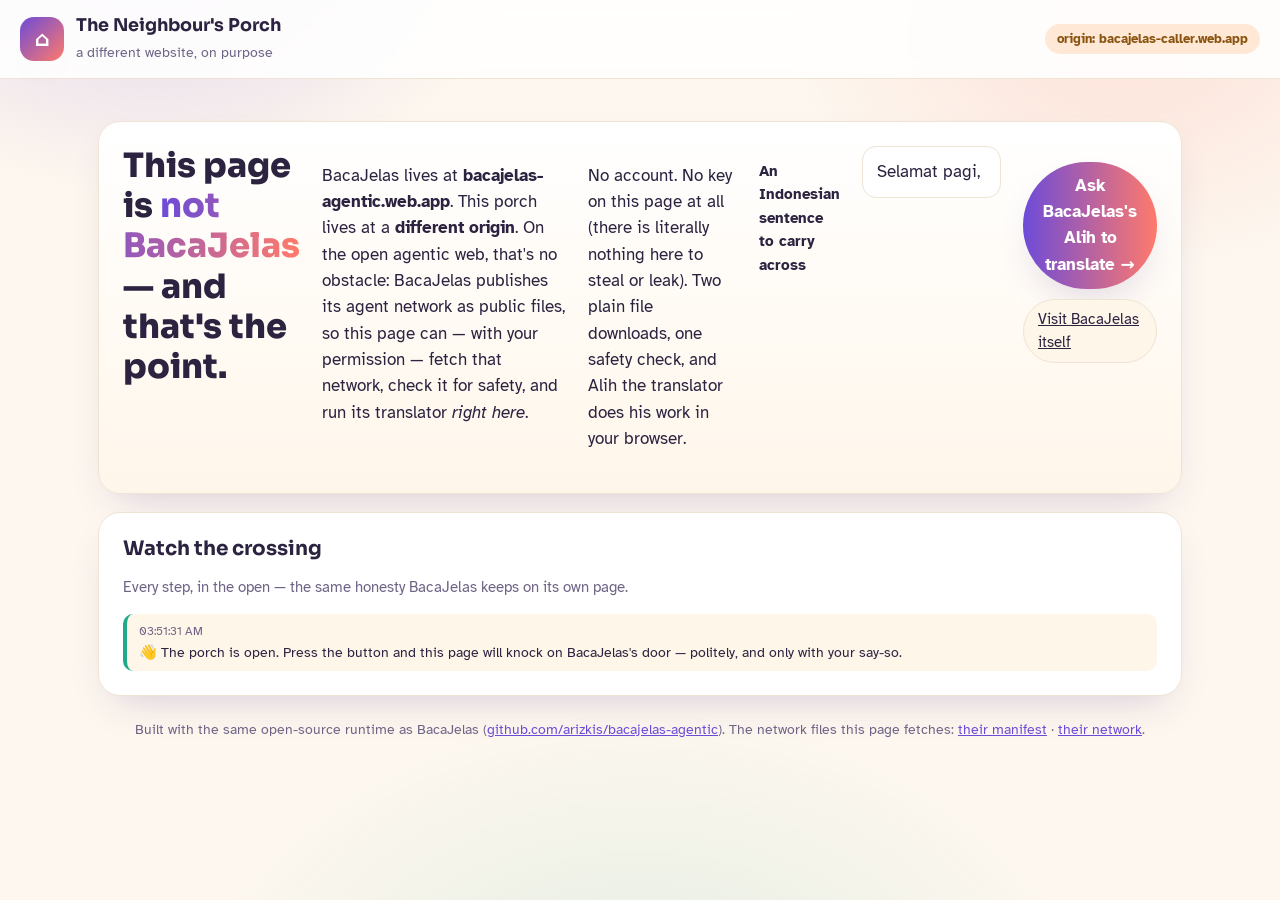
<file: caller/index.html>
<!doctype html>
<html lang="en" data-theme="light">
<head>
<meta charset="utf-8">
<meta name="viewport" content="width=device-width, initial-scale=1">
<title>The Neighbour's Porch — watch this site call BacaJelas</title>
<meta name="description" content="A tiny second-origin demo: this page loads BacaJelas's public agent network and runs its translator here, proving agentic websites can call each other — with consent, and with no key ever crossing.">
<link rel="preconnect" href="https://fonts.googleapis.com">
<link href="https://fonts.googleapis.com/css2?family=Atkinson+Hyperlegible:ital,wght@0,400;0,700;1,400&family=Sora:wght@500;700;800&display=swap" rel="stylesheet">
<link rel="stylesheet" href="./styles.css">
</head>
<body>
<div class="aurora" aria-hidden="true"></div>
<header class="topbar">
  <div class="brand">
    <div class="brand-mark" aria-hidden="true">⌂</div>
    <div>
      <strong>The Neighbour's Porch</strong>
      <span>a different website, on purpose</span>
    </div>
  </div>
  <span class="pill pill-warm">origin: bacajelas-caller.web.app</span>
</header>

<main>
  <section class="card hero">
    <h1>This page is <span class="grad">not BacaJelas</span> — and that's the point.</h1>
    <p>BacaJelas lives at <strong>bacajelas-agentic.web.app</strong>. This porch lives at a
    <strong>different origin</strong>. On the open agentic web, that's no obstacle: BacaJelas publishes its
    agent network as public files, so this page can — with your permission — fetch that network,
    check it for safety, and run its translator <em>right here</em>.</p>
    <p>No account. No key on this page at all (there is literally nothing here to steal or leak).
    Two plain file downloads, one safety check, and Alih the translator does his work in your browser.</p>
    <label class="field-label" for="sentence">An Indonesian sentence to carry across</label>
    <input id="sentence" type="text" value="Selamat pagi, Bu. Surat dari sekolah sudah saya terima — rapat orang tua murid hari Jumat pukul sembilan, dan saya akan hadir.">
    <div class="row">
      <button id="call" class="primary-btn" type="button">Ask BacaJelas's Alih to translate →</button>
      <a class="ghost-btn" href="https://bacajelas-agentic.web.app/">Visit BacaJelas itself</a>
    </div>
    <div id="result" class="result" hidden>
      <div class="result-text" id="result-text"></div>
      <p class="receipt" id="receipt"></p>
    </div>
    <p id="error-box" class="error-box" hidden></p>
  </section>

  <section class="card">
    <h2>Watch the crossing</h2>
    <p class="ledger-sub">Every step, in the open — the same honesty BacaJelas keeps on its own page.</p>
    <ol id="ledger" class="ledger-list"></ol>
  </section>

  <footer class="foot">
    <p>Built with the same open-source runtime as BacaJelas
    (<a href="https://github.com/arizkis/bacajelas-agentic">github.com/arizkis/bacajelas-agentic</a>).
    The network files this page fetches:
    <a href="https://bacajelas-agentic.web.app/agent-manifest.json">their manifest</a> ·
    <a href="https://bacajelas-agentic.web.app/bacajelas.network.json">their network</a>.</p>
  </footer>
</main>

<div id="consent-modal" class="modal" hidden role="dialog" aria-modal="true">
  <div class="modal-card">
    <div class="modal-face">🤝</div>
    <h3>May this porch visit BacaJelas?</h3>
    <p id="consent-body"></p>
    <p class="consent-care">Only two public files get downloaded. This page holds <strong>no API key</strong>,
    and your sentence is processed here, in your browser — BacaJelas's own servers (there are none; it's static files) never see it.</p>
    <div class="modal-btns">
      <button type="button" id="consent-no" class="ghost-btn">Not now</button>
      <button type="button" id="consent-yes" class="primary-btn">Yes, pay a visit</button>
    </div>
  </div>
</div>

<script type="module" src="./app.js"></script>
</body>
</html>
</file>
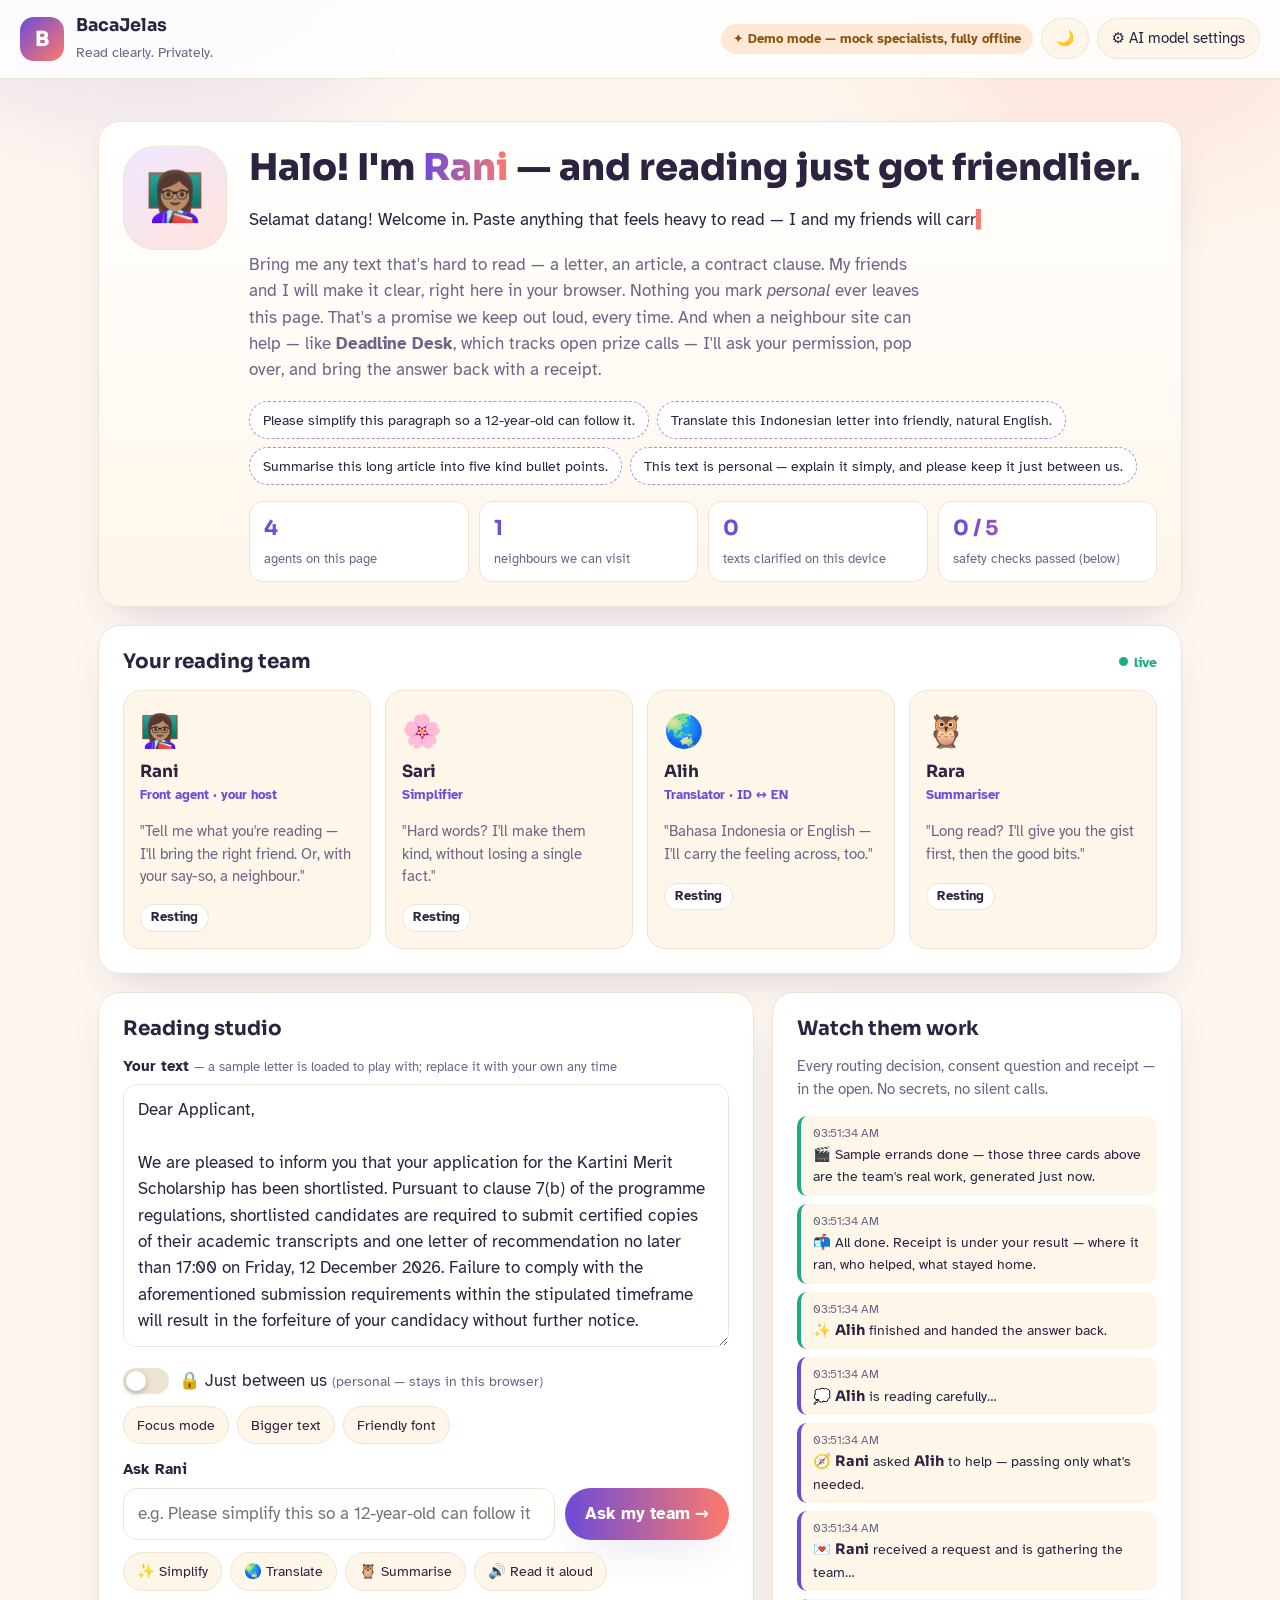
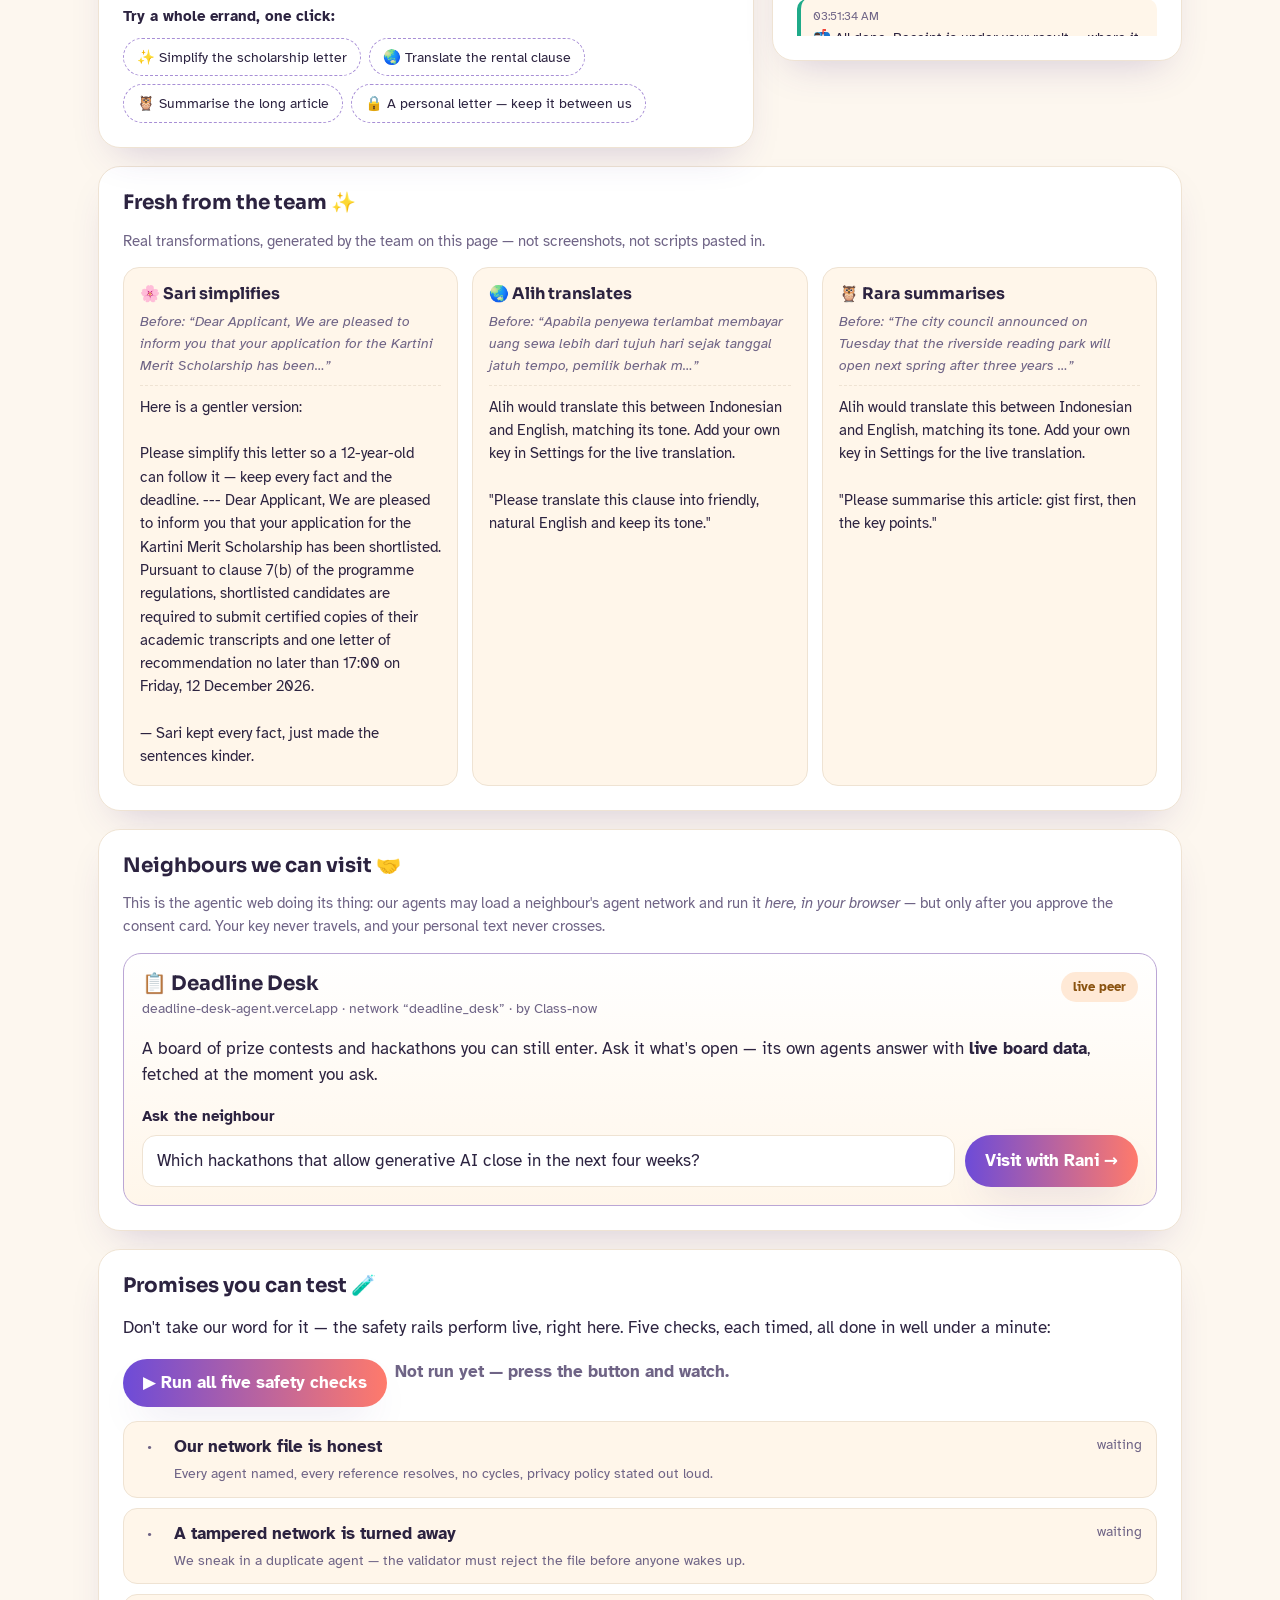
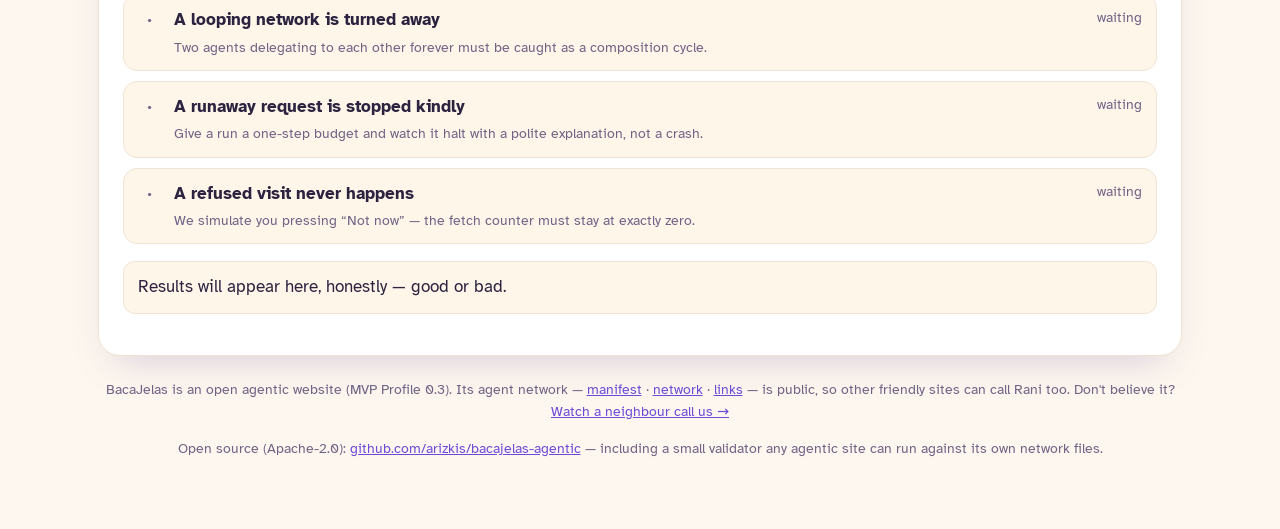
<file: site/index.html>
<!doctype html>
<html lang="en" data-theme="light">
<head>
<meta charset="utf-8">
<meta name="viewport" content="width=device-width, initial-scale=1">
<title>BacaJelas — Read clearly. Privately. Together with friendly agents.</title>
<meta name="description" content="A reading companion on the open agentic web. Rani and her specialist friends simplify, translate and summarise — right in your browser. And with your permission, they visit neighbours like Deadline Desk and bring back live answers.">
<link rel="preconnect" href="https://fonts.googleapis.com">
<link href="https://fonts.googleapis.com/css2?family=Atkinson+Hyperlegible:ital,wght@0,400;0,700;1,400&family=Sora:wght@500;700;800&display=swap" rel="stylesheet">
<link rel="stylesheet" href="./styles.css">
</head>
<body>
<div class="aurora" aria-hidden="true"></div>

<header class="topbar">
  <div class="brand">
    <div class="brand-mark" aria-hidden="true">B</div>
    <div>
      <strong>BacaJelas</strong>
      <span>Read clearly. Privately.</span>
    </div>
  </div>
  <div class="topbar-right">
    <span id="mode-pill" class="pill pill-warm">Warming up…</span>
    <button id="theme-toggle" class="ghost-btn" type="button" aria-label="Toggle dark mode">🌙</button>
    <button id="settings-open" class="ghost-btn" type="button">⚙ AI model settings</button>
  </div>
</header>

<main>
  <!-- HERO / GREETING -->
  <section class="hero card">
    <div class="avatar-stage" aria-hidden="true">
      <div class="avatar avatar-rani"><span>👩🏽‍🏫</span><i class="pulse"></i></div>
    </div>
    <div class="hero-text">
      <h1>Halo! I'm <span class="grad">Rani</span> — and reading just got friendlier.</h1>
      <p id="greeting" class="greeting"></p>
      <p class="hero-sub">Bring me any text that's hard to read — a letter, an article, a contract clause.
      My friends and I will make it clear, right here in your browser. Nothing you mark
      <em>personal</em> ever leaves this page. That's a promise we keep out loud, every time.
      And when a neighbour site can help — like <strong>Deadline Desk</strong>, which tracks open
      prize calls — I'll ask your permission, pop over, and bring the answer back with a receipt.</p>
      <div class="chips" id="sample-chips"></div>
      <div class="stats-strip" aria-label="This page, by the numbers">
        <div class="stat"><strong id="stat-agents">4</strong><span>agents on this page</span></div>
        <div class="stat"><strong id="stat-peers">…</strong><span>neighbours we can visit</span></div>
        <div class="stat"><strong id="stat-clarified">0</strong><span>texts clarified on this device</span></div>
        <div class="stat"><strong id="stat-checks">0 / 5</strong><span>safety checks passed (below)</span></div>
      </div>
    </div>
  </section>

  <!-- AGENT STAGE -->
  <section class="stage card" aria-label="Your agent team">
    <div class="stage-head">
      <h2>Your reading team</h2>
      <span class="live-dot"><i></i> live</span>
    </div>
    <div class="agents" id="agents">
      <article class="agent" data-agent="rani" data-state="idle">
        <div class="agent-face">👩🏽‍🏫</div>
        <h3>Rani</h3><p class="agent-role">Front agent · your host</p>
        <p class="agent-say">"Tell me what you're reading — I'll bring the right friend. Or, with your say-so, a neighbour."</p>
        <span class="agent-status">Resting</span>
      </article>
      <article class="agent" data-agent="sari" data-state="idle">
        <div class="agent-face">🌸</div>
        <h3>Sari</h3><p class="agent-role">Simplifier</p>
        <p class="agent-say">"Hard words? I'll make them kind, without losing a single fact."</p>
        <span class="agent-status">Resting</span>
      </article>
      <article class="agent" data-agent="alih" data-state="idle">
        <div class="agent-face">🌏</div>
        <h3>Alih</h3><p class="agent-role">Translator · ID ↔ EN</p>
        <p class="agent-say">"Bahasa Indonesia or English — I'll carry the feeling across, too."</p>
        <span class="agent-status">Resting</span>
      </article>
      <article class="agent" data-agent="rara" data-state="idle">
        <div class="agent-face">🦉</div>
        <h3>Rara</h3><p class="agent-role">Summariser</p>
        <p class="agent-say">"Long read? I'll give you the gist first, then the good bits."</p>
        <span class="agent-status">Resting</span>
      </article>
    </div>
  </section>

  <div class="grid">
    <!-- STUDIO -->
    <section class="studio card">
      <h2>Reading studio</h2>
      <label class="field-label" for="editor">Your text <small id="editor-note">— a sample letter is loaded to play with; replace it with your own any time</small></label>
      <textarea id="editor" rows="9" placeholder="Paste the text that's giving you trouble — a letter, a bill, an article, anything…"></textarea>
      <div class="studio-row">
        <label class="switch">
          <input type="checkbox" id="personal-toggle">
          <span class="track"></span>
          <span class="switch-label">🔒 Just between us <small>(personal — stays in this browser)</small></span>
        </label>
        <div class="comfort">
          <button type="button" class="mini-btn" data-comfort="focusMode">Focus mode</button>
          <button type="button" class="mini-btn" data-comfort="largeText">Bigger text</button>
          <button type="button" class="mini-btn" data-comfort="friendlyFont">Friendly font</button>
        </div>
      </div>
      <label class="field-label" for="ask">Ask Rani</label>
      <div class="ask-row">
        <input id="ask" type="text" placeholder="e.g. Please simplify this so a 12-year-old can follow it">
        <button id="run" class="primary-btn" type="button">Ask my team →</button>
      </div>
      <div class="quick-actions">
        <button type="button" class="mini-btn" data-quick="simplify">✨ Simplify</button>
        <button type="button" class="mini-btn" data-quick="translate">🌏 Translate</button>
        <button type="button" class="mini-btn" data-quick="summarise">🦉 Summarise</button>
        <button type="button" class="mini-btn" id="speak-btn">🔊 Read it aloud</button>
      </div>
      <p class="field-label">Try a whole errand, one click:</p>
      <div class="chips" id="sample-runs"></div>
      <div id="result" class="result" hidden>
        <div class="result-head">
          <span id="result-badge" class="pill pill-ai">From your team</span>
          <span id="result-who" class="result-who"></span>
        </div>
        <div id="result-text" class="result-text"></div>
        <p id="receipt" class="receipt"></p>
      </div>
      <p id="error-box" class="error-box" hidden></p>
    </section>

    <!-- LEDGER -->
    <aside class="ledger card" aria-label="Agent activity">
      <h2>Watch them work</h2>
      <p class="ledger-sub">Every routing decision, consent question and receipt — in the open. No secrets, no silent calls.</p>
      <ol id="ledger" class="ledger-list"></ol>
    </aside>
  </div>

  <!-- GALLERY -->
  <section class="gallery card" aria-label="Example transformations">
    <h2>Fresh from the team ✨</h2>
    <p class="ledger-sub" id="gallery-note">Real transformations, generated by the team on this page — not screenshots, not scripts pasted in.</p>
    <div class="gallery-grid" id="gallery"></div>
  </section>

  <!-- NEIGHBOURS (cross-site composition) -->
  <section class="neighbours card" aria-label="Neighbours on the agentic web">
    <h2>Neighbours we can visit 🤝</h2>
    <p class="ledger-sub">This is the agentic web doing its thing: our agents may load a neighbour's agent
    network and run it <em>here, in your browser</em> — but only after you approve the consent card.
    Your key never travels, and your personal text never crosses.</p>
    <article class="peer-card">
      <div class="peer-head">
        <div>
          <h3>📋 Deadline Desk</h3>
          <p class="peer-origin">deadline-desk-agent.vercel.app · network “deadline_desk” · by Class-now</p>
        </div>
        <span class="pill pill-warm">live peer</span>
      </div>
      <p>A board of prize contests and hackathons you can still enter. Ask it what's open —
      its own agents answer with <strong>live board data</strong>, fetched at the moment you ask.</p>
      <label class="field-label" for="peer-ask">Ask the neighbour</label>
      <div class="ask-row">
        <input id="peer-ask" type="text" value="Which hackathons that allow generative AI close in the next four weeks?">
        <button id="peer-run" class="primary-btn" type="button">Visit with Rani →</button>
      </div>
      <div id="peer-result" class="result" hidden>
        <div class="result-head">
          <span class="pill pill-ai">Back from the neighbours</span>
          <span id="peer-result-who" class="result-who"></span>
        </div>
        <div id="peer-result-text" class="result-text"></div>
        <p id="peer-receipt" class="receipt"></p>
      </div>
      <p id="peer-error" class="error-box" hidden></p>
    </article>
  </section>

  <!-- TRUST THEATRE (§6 performed live) -->
  <section class="trust card">
    <h2>Promises you can test 🧪</h2>
    <p>Don't take our word for it — the safety rails perform live, right here. Five checks,
    each timed, all done in well under a minute:</p>
    <div class="trust-btns">
      <button type="button" class="primary-btn" id="theatre-run">▶ Run all five safety checks</button>
      <span id="theatre-summary" class="theatre-summary">Not run yet — press the button and watch.</span>
    </div>
    <ol class="theatre-list" id="theatre-list">
      <li data-check="validate"><span class="check-dot">·</span><div><strong>Our network file is honest</strong><p>Every agent named, every reference resolves, no cycles, privacy policy stated out loud.</p></div><span class="check-meta">waiting</span></li>
      <li data-check="tamper"><span class="check-dot">·</span><div><strong>A tampered network is turned away</strong><p>We sneak in a duplicate agent — the validator must reject the file before anyone wakes up.</p></div><span class="check-meta">waiting</span></li>
      <li data-check="cycle"><span class="check-dot">·</span><div><strong>A looping network is turned away</strong><p>Two agents delegating to each other forever must be caught as a composition cycle.</p></div><span class="check-meta">waiting</span></li>
      <li data-check="budget"><span class="check-dot">·</span><div><strong>A runaway request is stopped kindly</strong><p>Give a run a one-step budget and watch it halt with a polite explanation, not a crash.</p></div><span class="check-meta">waiting</span></li>
      <li data-check="denied"><span class="check-dot">·</span><div><strong>A refused visit never happens</strong><p>We simulate you pressing “Not now” — the fetch counter must stay at exactly zero.</p></div><span class="check-meta">waiting</span></li>
    </ol>
    <p id="trust-output" class="trust-output">Results will appear here, honestly — good or bad.</p>
  </section>

  <footer class="foot">
    <p>BacaJelas is an open agentic website (MVP Profile 0.3). Its agent network —
    <a href="./agent-manifest.json">manifest</a> · <a href="./bacajelas.network.json">network</a> · <a href="./links.json">links</a> —
    is public, so other friendly sites can call Rani too.
    Don't believe it? <a href="https://bacajelas-caller.web.app/">Watch a neighbour call us →</a></p>
    <p>Open source (Apache-2.0): <a href="https://github.com/arizkis/bacajelas-agentic">github.com/arizkis/bacajelas-agentic</a> —
    including a small validator any agentic site can run against its own network files.</p>
  </footer>
</main>

<!-- CONSENT MODAL -->
<div id="consent-modal" class="modal" hidden role="dialog" aria-modal="true" aria-labelledby="consent-title">
  <div class="modal-card">
    <div class="modal-face">🤝</div>
    <h3 id="consent-title">Rani would like to say hello to a neighbour</h3>
    <p id="consent-body"></p>
    <p class="consent-care">Your key and your personal text <strong>never</strong> go along — only the question you approved. Neighbours run here, in your browser, on your terms.</p>
    <div class="modal-btns">
      <button type="button" id="consent-no" class="ghost-btn">Not now</button>
      <button type="button" id="consent-yes" class="primary-btn">Yes, say hello</button>
    </div>
  </div>
</div>

<!-- CONFIRM MODAL (for write actions) -->
<div id="confirm-modal" class="modal" hidden role="dialog" aria-modal="true">
  <div class="modal-card">
    <div class="modal-face">🪟</div>
    <h3>Before we change anything…</h3>
    <p id="confirm-body"></p>
    <div class="modal-btns">
      <button type="button" id="confirm-no" class="ghost-btn">Keep it as-is</button>
      <button type="button" id="confirm-yes" class="primary-btn">Yes, go ahead</button>
    </div>
  </div>
</div>

<!-- SETTINGS DRAWER -->
<div id="settings" class="drawer" hidden role="dialog" aria-label="AI model settings">
  <div class="drawer-card">
    <h3>⚙ AI model settings</h3>
    <p class="drawer-sub">BacaJelas runs on the open agentic web: you choose the brain. Out of the box the team is
    live on the publisher's Otari default — on the house, no key needed. Prefer your own router? Bring your own key for any
    OpenAI-compatible router (Otari is pre-filled as a suggestion) and it replaces the default. Or stay in demo mode with our local mock
    specialists — every flow works there too, including the visit to Deadline Desk, whose board data is live either way.</p>
    <label class="field-label" for="set-base">Router base URL</label>
    <input id="set-base" type="url" placeholder="https://api.otari.ai/api/v1">
    <label class="field-label" for="set-model">Model</label>
    <input id="set-model" type="text" placeholder="alibaba/qwen3.8-flash">
    <label class="field-label" for="set-key">Your API key <small>(stays in this browser, sent only to your router)</small></label>
    <input id="set-key" type="password" autocomplete="off" placeholder="sk-…">
    <label class="switch"><input type="checkbox" id="set-mock"><span class="track"></span><span class="switch-label">Demo mode (local mock specialists, no network for reading tasks — overrides the live default and your key)</span></label>
    <div class="modal-btns">
      <button type="button" id="settings-clear" class="ghost-btn">Forget my key</button>
      <button type="button" id="settings-save" class="primary-btn">Save</button>
    </div>
  </div>
</div>

<script type="module" src="./app.js"></script>
</body>
</html>
</file>
<file: caller/styles.css>
/* BacaJelas — warm modern theme. AI feels alive; nothing feels cold. */
:root{
  --bg:#fdf7ef; --surface:#ffffff; --surface-2:#fff6ea; --ink:#2c2340; --ink-soft:#6f6486;
  --line:#efe3d3; --primary:#6d4bd8; --primary-ink:#ffffff; --accent:#ff7a6b; --mint:#1faa89;
  --gold:#f5a623; --radius:22px; --shadow:0 18px 40px -18px rgba(76,52,140,.25);
  --font-body:"Atkinson Hyperlegible",system-ui,-apple-system,"Segoe UI",sans-serif;
  --font-display:"Sora",var(--font-body);
}
html[data-theme="dark"]{
  --bg:#17122b; --surface:#221a3e; --surface-2:#2a2150; --ink:#f2edff; --ink-soft:#b6aad6;
  --line:#372c5e; --shadow:0 18px 40px -18px rgba(0,0,0,.6);
}
*{box-sizing:border-box}
body{margin:0;font-family:var(--font-body);background:var(--bg);color:var(--ink);font-size:17px;line-height:1.55}
.aurora{position:fixed;inset:0;z-index:-1;pointer-events:none;
  background:
    radial-gradient(560px 380px at 12% -6%, rgba(109,75,216,.20), transparent 65%),
    radial-gradient(520px 360px at 88% 4%, rgba(255,122,107,.16), transparent 65%),
    radial-gradient(700px 500px at 50% 115%, rgba(31,170,137,.12), transparent 65%);}
main{max-width:1120px;margin:0 auto;padding:20px 18px 56px}
h1,h2,h3{font-family:var(--font-display);line-height:1.2;margin:0}
h2{font-size:1.25rem}
a{color:var(--primary)}
.card{background:var(--surface);border:1px solid var(--line);border-radius:var(--radius);box-shadow:var(--shadow);padding:24px;margin-top:18px}

/* top bar */
.topbar{position:sticky;top:0;z-index:20;display:flex;justify-content:space-between;align-items:center;
  padding:12px 20px;background:color-mix(in srgb, var(--surface) 88%, transparent);backdrop-filter:blur(10px);
  border-bottom:1px solid var(--line)}
.brand{display:flex;gap:12px;align-items:center}
.brand-mark{width:44px;height:44px;border-radius:14px;display:grid;place-items:center;color:#fff;font-family:var(--font-display);
  font-weight:800;font-size:1.3rem;background:linear-gradient(135deg,var(--primary),var(--accent));box-shadow:var(--shadow)}
.brand strong{display:block;font-family:var(--font-display);font-size:1.1rem}
.brand span{color:var(--ink-soft);font-size:.85rem}
.topbar-right{display:flex;gap:8px;align-items:center;flex-wrap:wrap}
.ghost-btn{background:var(--surface-2);color:var(--ink);border:1px solid var(--line);border-radius:999px;padding:8px 14px;cursor:pointer;font:inherit;font-size:.92rem}
.ghost-btn:hover{border-color:var(--primary)}
.pill{display:inline-flex;align-items:center;gap:6px;border-radius:999px;padding:5px 12px;font-size:.82rem;font-weight:700}
.pill-warm{background:#ffe9d6;color:#8a5310}
html[data-theme="dark"] .pill-warm{background:#4a3517;color:#ffd9a0}
.pill-ai{background:linear-gradient(90deg,var(--primary),var(--accent));color:#fff}

/* hero */
.hero{display:flex;gap:22px;align-items:flex-start;margin-top:22px;background:
  linear-gradient(180deg,var(--surface),var(--surface-2))}
.avatar-stage{flex:0 0 auto}
.avatar{position:relative;width:104px;height:104px;border-radius:32px;display:grid;place-items:center;font-size:3rem;
  background:linear-gradient(140deg,#efe7ff,#ffe3dc);border:1px solid var(--line)}
html[data-theme="dark"] .avatar{background:linear-gradient(140deg,#372c5e,#4a2f3a)}
.avatar .pulse{position:absolute;inset:-6px;border-radius:38px;border:2px solid var(--accent);opacity:0;animation:pulse 2.6s infinite}
@keyframes pulse{0%{transform:scale(.94);opacity:.7}70%{transform:scale(1.08);opacity:0}100%{opacity:0}}
.hero-text h1{font-size:clamp(1.6rem,3.4vw,2.3rem);font-weight:800}
.grad{background:linear-gradient(90deg,var(--primary),var(--accent));-webkit-background-clip:text;background-clip:text;color:transparent}
.greeting{font-size:1.08rem;min-height:1.6em}
.greeting::after{content:"▍";color:var(--accent);animation:blink 1s steps(1) infinite}
.greeting.done::after{content:""}
@keyframes blink{50%{opacity:0}}
.hero-sub{color:var(--ink-soft);max-width:62ch}
.chips{display:flex;gap:8px;flex-wrap:wrap;margin-top:10px}
.chip{background:var(--surface);border:1px dashed color-mix(in srgb,var(--primary) 55%, var(--line));color:var(--ink);
  border-radius:999px;padding:7px 13px;cursor:pointer;font:inherit;font-size:.9rem}
.chip:hover{background:var(--surface-2)}

/* agent stage */
.stage-head{display:flex;justify-content:space-between;align-items:center}
.live-dot{color:var(--mint);font-weight:700;font-size:.9rem;display:flex;gap:6px;align-items:center}
.live-dot i{width:9px;height:9px;border-radius:50%;background:var(--mint);animation:blink 1.6s infinite}
.agents{display:grid;grid-template-columns:repeat(auto-fit,minmax(210px,1fr));gap:14px;margin-top:16px}
.agent{border:1px solid var(--line);border-radius:18px;padding:16px;background:var(--surface-2);transition:transform .25s, box-shadow .25s, border-color .25s}
.agent-face{font-size:2rem}
.agent h3{font-size:1.05rem;margin-top:6px}
.agent-role{color:var(--primary);font-weight:700;font-size:.82rem;margin:2px 0}
.agent-say{color:var(--ink-soft);font-size:.92rem;min-height:3.2em}
.agent-status{display:inline-block;font-size:.8rem;font-weight:700;border-radius:999px;padding:3px 10px;background:var(--surface);border:1px solid var(--line)}
.agent[data-state="thinking"]{border-color:var(--gold);transform:translateY(-3px);box-shadow:0 14px 28px -14px rgba(245,166,35,.55)}
.agent[data-state="thinking"] .agent-status{background:#ffedb8;color:#7a5200}
.agent[data-state="working"]{border-color:var(--primary);transform:translateY(-3px);box-shadow:0 14px 28px -14px rgba(109,75,216,.55)}
.agent[data-state="working"] .agent-status{background:#e6deff;color:#3d2496}
.agent[data-state="done"]{border-color:var(--mint)}
.agent[data-state="done"] .agent-status{background:#d9f5ec;color:#0c6b52}
.agent[data-state="error"]{border-color:var(--accent)}
.agent[data-state="error"] .agent-status{background:#ffe0da;color:#93321f}
html[data-theme="dark"] .agent[data-state="thinking"] .agent-status{background:#5a4510;color:#ffe1a0}
html[data-theme="dark"] .agent[data-state="working"] .agent-status{background:#3a2a7a;color:#d9ceff}
html[data-theme="dark"] .agent[data-state="done"] .agent-status{background:#123f33;color:#9fe8d2}
html[data-theme="dark"] .agent[data-state="error"] .agent-status{background:#5a241c;color:#ffc4b8}

/* layout grid */
.grid{display:grid;grid-template-columns:1.6fr 1fr;gap:18px;align-items:start}
@media (max-width:860px){.grid{grid-template-columns:1fr}.hero{flex-direction:column}}

/* studio */
.field-label{display:block;font-weight:700;margin:14px 0 6px;font-size:.95rem}
.field-label small{color:var(--ink-soft);font-weight:400}
textarea,input[type="text"],input[type="url"],input[type="password"]{width:100%;border:1.5px solid var(--line);border-radius:14px;
  background:var(--surface);color:var(--ink);font:inherit;padding:12px 14px}
textarea:focus,input:focus{outline:3px solid color-mix(in srgb,var(--primary) 35%, transparent);border-color:var(--primary)}
body.focus-mode textarea{font-size:1.15rem;line-height:1.9;letter-spacing:.01em}
body.large-text{font-size:19px}
body.friendly-font{font-family:"Atkinson Hyperlegible",system-ui,sans-serif}
.studio-row{display:flex;justify-content:space-between;gap:12px;flex-wrap:wrap;margin-top:12px;align-items:center}
.switch{display:flex;gap:10px;align-items:center;cursor:pointer}
.switch input{display:none}
.switch .track{width:46px;height:26px;border-radius:999px;background:var(--line);position:relative;transition:.2s;flex:0 0 auto}
.switch .track::after{content:"";position:absolute;top:3px;left:3px;width:20px;height:20px;border-radius:50%;background:#fff;transition:.2s;box-shadow:0 2px 6px rgba(0,0,0,.25)}
.switch input:checked + .track{background:var(--mint)}
.switch input:checked + .track::after{left:23px}
.switch-label small{color:var(--ink-soft)}
.comfort,.quick-actions{display:flex;gap:8px;flex-wrap:wrap}
.mini-btn{background:var(--surface-2);border:1px solid var(--line);color:var(--ink);border-radius:999px;padding:7px 13px;cursor:pointer;font:inherit;font-size:.9rem}
.mini-btn:hover{border-color:var(--primary)}
.mini-btn.on{background:var(--primary);color:#fff;border-color:var(--primary)}
.ask-row{display:flex;gap:10px}
.ask-row input{flex:1}
.primary-btn{background:linear-gradient(90deg,var(--primary),var(--accent));color:#fff;border:none;border-radius:999px;
  padding:11px 20px;font:inherit;font-weight:700;cursor:pointer;box-shadow:var(--shadow)}
.primary-btn:disabled{opacity:.55;cursor:wait}
.quick-actions{margin-top:12px}
.result{margin-top:18px;border:1.5px solid color-mix(in srgb,var(--mint) 45%, var(--line));border-radius:16px;padding:16px;background:color-mix(in srgb,var(--surface-2) 70%, #eafff6)}
html[data-theme="dark"] .result{background:var(--surface-2)}
.result-head{display:flex;gap:10px;align-items:center;margin-bottom:8px}
.result-who{color:var(--ink-soft);font-size:.9rem}
.result-text{white-space:pre-wrap}
.receipt{margin:12px 0 0;padding:10px 12px;border-radius:12px;background:var(--surface);border:1px dashed var(--mint);color:var(--ink);font-size:.92rem}
.error-box{margin-top:14px;padding:12px 14px;border-radius:12px;background:#ffe9e4;color:#7c2716;border:1px solid var(--accent)}
html[data-theme="dark"] .error-box{background:#47231c;color:#ffc9bd}

/* ledger */
.ledger-sub{color:var(--ink-soft);font-size:.92rem}
.ledger-list{list-style:none;margin:14px 0 0;padding:0;display:flex;flex-direction:column;gap:8px;max-height:520px;overflow:auto}
.ledger-list li{border-left:4px solid var(--line);background:var(--surface-2);border-radius:10px;padding:8px 12px;font-size:.9rem;animation:slidein .3s ease}
.ledger-list li b{font-family:var(--font-display)}
.ledger-list li time{color:var(--ink-soft);font-size:.78rem;display:block}
.ledger-list li.ev-routing{border-color:var(--primary)}
.ledger-list li.ev-consent,.ledger-list li.ev-peer{border-color:var(--gold)}
.ledger-list li.ev-error{border-color:var(--accent)}
.ledger-list li.ev-done{border-color:var(--mint)}
@keyframes slidein{from{opacity:0;transform:translateY(4px)}to{opacity:1}}

/* trust + footer */
.trust-btns{display:flex;gap:8px;flex-wrap:wrap;margin:10px 0}
.trust-output{background:var(--surface-2);border:1px solid var(--line);border-radius:12px;padding:12px 14px;white-space:pre-wrap}
.foot{color:var(--ink-soft);font-size:.9rem;margin-top:22px;text-align:center}

/* stats strip */
.stats-strip{display:grid;grid-template-columns:repeat(auto-fit,minmax(130px,1fr));gap:10px;margin-top:16px}
.stat{background:var(--surface);border:1px solid var(--line);border-radius:14px;padding:10px 14px}
.stat strong{display:block;font-family:var(--font-display);font-size:1.3rem;background:linear-gradient(90deg,var(--primary),var(--accent));-webkit-background-clip:text;background-clip:text;color:transparent}
.stat span{color:var(--ink-soft);font-size:.8rem}

/* gallery */
.gallery-grid{display:grid;grid-template-columns:repeat(auto-fit,minmax(280px,1fr));gap:14px;margin-top:14px}
.gallery-card{border:1px solid var(--line);border-radius:16px;padding:16px;background:var(--surface-2)}
.gallery-card h3{font-size:1rem}
.gallery-before{color:var(--ink-soft);font-size:.88rem;font-style:italic;margin:8px 0}
.gallery-after{white-space:pre-wrap;font-size:.94rem;border-top:1px dashed var(--line);padding-top:10px}

/* neighbours / peer card */
.peer-card{border:1.5px solid color-mix(in srgb,var(--primary) 40%, var(--line));border-radius:18px;padding:18px;margin-top:14px;background:linear-gradient(180deg,var(--surface),var(--surface-2))}
.peer-head{display:flex;justify-content:space-between;gap:12px;align-items:flex-start;flex-wrap:wrap}
.peer-origin{color:var(--ink-soft);font-size:.85rem;margin:2px 0 0}

/* trust theatre */
.theatre-summary{font-weight:700;color:var(--ink-soft)}
.theatre-list{list-style:none;margin:14px 0;padding:0;display:flex;flex-direction:column;gap:10px}
.theatre-list li{display:flex;gap:12px;align-items:flex-start;border:1px solid var(--line);border-radius:14px;padding:12px 14px;background:var(--surface-2)}
.theatre-list li p{margin:2px 0 0;color:var(--ink-soft);font-size:.9rem}
.theatre-list .check-dot{font-weight:800;font-size:1.05rem;width:1.4em;text-align:center;color:var(--ink-soft)}
.theatre-list li[data-state="pass"] .check-dot{color:var(--mint)}
.theatre-list li[data-state="fail"] .check-dot{color:var(--accent)}
.theatre-list .check-meta{margin-left:auto;color:var(--ink-soft);font-size:.85rem;white-space:nowrap}

/* modals + drawer */
.modal{position:fixed;inset:0;background:rgba(24,16,48,.5);display:grid;place-items:center;z-index:50;padding:16px}
.modal[hidden],.drawer[hidden]{display:none}
.modal-card{background:var(--surface);border-radius:24px;max-width:480px;width:100%;padding:28px;box-shadow:var(--shadow);text-align:left}
.modal-face{font-size:2.2rem}
.modal-card h3{margin:8px 0}
.consent-care{background:var(--surface-2);border-radius:12px;padding:10px 12px;font-size:.93rem}
.modal-btns{display:flex;gap:10px;justify-content:flex-end;margin-top:16px;flex-wrap:wrap}
.drawer{position:fixed;inset:0;background:rgba(24,16,48,.5);z-index:50;display:grid;place-items:start end}
.drawer-card{background:var(--surface);width:min(430px,100%);height:100%;overflow:auto;padding:26px;box-shadow:var(--shadow)}
.drawer-sub{color:var(--ink-soft);font-size:.93rem}
.drawer .switch{margin-top:16px}

/* porch extras */
.row{display:flex;gap:10px;flex-wrap:wrap;margin-top:16px;align-items:center}
.hero h1{font-size:clamp(1.5rem,3vw,2.1rem);font-weight:800;margin-bottom:10px}
</file>
<file: site/styles.css>
/* BacaJelas — warm modern theme. AI feels alive; nothing feels cold. */
:root{
  --bg:#fdf7ef; --surface:#ffffff; --surface-2:#fff6ea; --ink:#2c2340; --ink-soft:#6f6486;
  --line:#efe3d3; --primary:#6d4bd8; --primary-ink:#ffffff; --accent:#ff7a6b; --mint:#1faa89;
  --gold:#f5a623; --radius:22px; --shadow:0 18px 40px -18px rgba(76,52,140,.25);
  --font-body:"Atkinson Hyperlegible",system-ui,-apple-system,"Segoe UI",sans-serif;
  --font-display:"Sora",var(--font-body);
}
html[data-theme="dark"]{
  --bg:#17122b; --surface:#221a3e; --surface-2:#2a2150; --ink:#f2edff; --ink-soft:#b6aad6;
  --line:#372c5e; --shadow:0 18px 40px -18px rgba(0,0,0,.6);
}
*{box-sizing:border-box}
body{margin:0;font-family:var(--font-body);background:var(--bg);color:var(--ink);font-size:17px;line-height:1.55}
.aurora{position:fixed;inset:0;z-index:-1;pointer-events:none;
  background:
    radial-gradient(560px 380px at 12% -6%, rgba(109,75,216,.20), transparent 65%),
    radial-gradient(520px 360px at 88% 4%, rgba(255,122,107,.16), transparent 65%),
    radial-gradient(700px 500px at 50% 115%, rgba(31,170,137,.12), transparent 65%);}
main{max-width:1120px;margin:0 auto;padding:20px 18px 56px}
h1,h2,h3{font-family:var(--font-display);line-height:1.2;margin:0}
h2{font-size:1.25rem}
a{color:var(--primary)}
.card{background:var(--surface);border:1px solid var(--line);border-radius:var(--radius);box-shadow:var(--shadow);padding:24px;margin-top:18px}

/* top bar */
.topbar{position:sticky;top:0;z-index:20;display:flex;justify-content:space-between;align-items:center;
  padding:12px 20px;background:color-mix(in srgb, var(--surface) 88%, transparent);backdrop-filter:blur(10px);
  border-bottom:1px solid var(--line)}
.brand{display:flex;gap:12px;align-items:center}
.brand-mark{width:44px;height:44px;border-radius:14px;display:grid;place-items:center;color:#fff;font-family:var(--font-display);
  font-weight:800;font-size:1.3rem;background:linear-gradient(135deg,var(--primary),var(--accent));box-shadow:var(--shadow)}
.brand strong{display:block;font-family:var(--font-display);font-size:1.1rem}
.brand span{color:var(--ink-soft);font-size:.85rem}
.topbar-right{display:flex;gap:8px;align-items:center;flex-wrap:wrap}
.ghost-btn{background:var(--surface-2);color:var(--ink);border:1px solid var(--line);border-radius:999px;padding:8px 14px;cursor:pointer;font:inherit;font-size:.92rem}
.ghost-btn:hover{border-color:var(--primary)}
.pill{display:inline-flex;align-items:center;gap:6px;border-radius:999px;padding:5px 12px;font-size:.82rem;font-weight:700}
.pill-warm{background:#ffe9d6;color:#8a5310}
html[data-theme="dark"] .pill-warm{background:#4a3517;color:#ffd9a0}
.pill-ai{background:linear-gradient(90deg,var(--primary),var(--accent));color:#fff}

/* hero */
.hero{display:flex;gap:22px;align-items:flex-start;margin-top:22px;background:
  linear-gradient(180deg,var(--surface),var(--surface-2))}
.avatar-stage{flex:0 0 auto}
.avatar{position:relative;width:104px;height:104px;border-radius:32px;display:grid;place-items:center;font-size:3rem;
  background:linear-gradient(140deg,#efe7ff,#ffe3dc);border:1px solid var(--line)}
html[data-theme="dark"] .avatar{background:linear-gradient(140deg,#372c5e,#4a2f3a)}
.avatar .pulse{position:absolute;inset:-6px;border-radius:38px;border:2px solid var(--accent);opacity:0;animation:pulse 2.6s infinite}
@keyframes pulse{0%{transform:scale(.94);opacity:.7}70%{transform:scale(1.08);opacity:0}100%{opacity:0}}
.hero-text h1{font-size:clamp(1.6rem,3.4vw,2.3rem);font-weight:800}
.grad{background:linear-gradient(90deg,var(--primary),var(--accent));-webkit-background-clip:text;background-clip:text;color:transparent}
.greeting{font-size:1.08rem;min-height:1.6em}
.greeting::after{content:"▍";color:var(--accent);animation:blink 1s steps(1) infinite}
.greeting.done::after{content:""}
@keyframes blink{50%{opacity:0}}
.hero-sub{color:var(--ink-soft);max-width:62ch}
.chips{display:flex;gap:8px;flex-wrap:wrap;margin-top:10px}
.chip{background:var(--surface);border:1px dashed color-mix(in srgb,var(--primary) 55%, var(--line));color:var(--ink);
  border-radius:999px;padding:7px 13px;cursor:pointer;font:inherit;font-size:.9rem}
.chip:hover{background:var(--surface-2)}

/* agent stage */
.stage-head{display:flex;justify-content:space-between;align-items:center}
.live-dot{color:var(--mint);font-weight:700;font-size:.9rem;display:flex;gap:6px;align-items:center}
.live-dot i{width:9px;height:9px;border-radius:50%;background:var(--mint);animation:blink 1.6s infinite}
.agents{display:grid;grid-template-columns:repeat(auto-fit,minmax(210px,1fr));gap:14px;margin-top:16px}
.agent{border:1px solid var(--line);border-radius:18px;padding:16px;background:var(--surface-2);transition:transform .25s, box-shadow .25s, border-color .25s}
.agent-face{font-size:2rem}
.agent h3{font-size:1.05rem;margin-top:6px}
.agent-role{color:var(--primary);font-weight:700;font-size:.82rem;margin:2px 0}
.agent-say{color:var(--ink-soft);font-size:.92rem;min-height:3.2em}
.agent-status{display:inline-block;font-size:.8rem;font-weight:700;border-radius:999px;padding:3px 10px;background:var(--surface);border:1px solid var(--line)}
.agent[data-state="thinking"]{border-color:var(--gold);transform:translateY(-3px);box-shadow:0 14px 28px -14px rgba(245,166,35,.55)}
.agent[data-state="thinking"] .agent-status{background:#ffedb8;color:#7a5200}
.agent[data-state="working"]{border-color:var(--primary);transform:translateY(-3px);box-shadow:0 14px 28px -14px rgba(109,75,216,.55)}
.agent[data-state="working"] .agent-status{background:#e6deff;color:#3d2496}
.agent[data-state="done"]{border-color:var(--mint)}
.agent[data-state="done"] .agent-status{background:#d9f5ec;color:#0c6b52}
.agent[data-state="error"]{border-color:var(--accent)}
.agent[data-state="error"] .agent-status{background:#ffe0da;color:#93321f}
html[data-theme="dark"] .agent[data-state="thinking"] .agent-status{background:#5a4510;color:#ffe1a0}
html[data-theme="dark"] .agent[data-state="working"] .agent-status{background:#3a2a7a;color:#d9ceff}
html[data-theme="dark"] .agent[data-state="done"] .agent-status{background:#123f33;color:#9fe8d2}
html[data-theme="dark"] .agent[data-state="error"] .agent-status{background:#5a241c;color:#ffc4b8}

/* layout grid */
.grid{display:grid;grid-template-columns:1.6fr 1fr;gap:18px;align-items:start}
@media (max-width:860px){.grid{grid-template-columns:1fr}.hero{flex-direction:column}}

/* studio */
.field-label{display:block;font-weight:700;margin:14px 0 6px;font-size:.95rem}
.field-label small{color:var(--ink-soft);font-weight:400}
textarea,input[type="text"],input[type="url"],input[type="password"]{width:100%;border:1.5px solid var(--line);border-radius:14px;
  background:var(--surface);color:var(--ink);font:inherit;padding:12px 14px}
textarea:focus,input:focus{outline:3px solid color-mix(in srgb,var(--primary) 35%, transparent);border-color:var(--primary)}
body.focus-mode textarea{font-size:1.15rem;line-height:1.9;letter-spacing:.01em}
body.large-text{font-size:19px}
body.friendly-font{font-family:"Atkinson Hyperlegible",system-ui,sans-serif}
.studio-row{display:flex;justify-content:space-between;gap:12px;flex-wrap:wrap;margin-top:12px;align-items:center}
.switch{display:flex;gap:10px;align-items:center;cursor:pointer}
.switch input{display:none}
.switch .track{width:46px;height:26px;border-radius:999px;background:var(--line);position:relative;transition:.2s;flex:0 0 auto}
.switch .track::after{content:"";position:absolute;top:3px;left:3px;width:20px;height:20px;border-radius:50%;background:#fff;transition:.2s;box-shadow:0 2px 6px rgba(0,0,0,.25)}
.switch input:checked + .track{background:var(--mint)}
.switch input:checked + .track::after{left:23px}
.switch-label small{color:var(--ink-soft)}
.comfort,.quick-actions{display:flex;gap:8px;flex-wrap:wrap}
.mini-btn{background:var(--surface-2);border:1px solid var(--line);color:var(--ink);border-radius:999px;padding:7px 13px;cursor:pointer;font:inherit;font-size:.9rem}
.mini-btn:hover{border-color:var(--primary)}
.mini-btn.on{background:var(--primary);color:#fff;border-color:var(--primary)}
.ask-row{display:flex;gap:10px}
.ask-row input{flex:1}
.primary-btn{background:linear-gradient(90deg,var(--primary),var(--accent));color:#fff;border:none;border-radius:999px;
  padding:11px 20px;font:inherit;font-weight:700;cursor:pointer;box-shadow:var(--shadow)}
.primary-btn:disabled{opacity:.55;cursor:wait}
.quick-actions{margin-top:12px}
.result{margin-top:18px;border:1.5px solid color-mix(in srgb,var(--mint) 45%, var(--line));border-radius:16px;padding:16px;background:color-mix(in srgb,var(--surface-2) 70%, #eafff6)}
html[data-theme="dark"] .result{background:var(--surface-2)}
.result-head{display:flex;gap:10px;align-items:center;margin-bottom:8px}
.result-who{color:var(--ink-soft);font-size:.9rem}
.result-text{white-space:pre-wrap}
.receipt{margin:12px 0 0;padding:10px 12px;border-radius:12px;background:var(--surface);border:1px dashed var(--mint);color:var(--ink);font-size:.92rem}
.error-box{margin-top:14px;padding:12px 14px;border-radius:12px;background:#ffe9e4;color:#7c2716;border:1px solid var(--accent)}
html[data-theme="dark"] .error-box{background:#47231c;color:#ffc9bd}

/* ledger */
.ledger-sub{color:var(--ink-soft);font-size:.92rem}
.ledger-list{list-style:none;margin:14px 0 0;padding:0;display:flex;flex-direction:column;gap:8px;max-height:520px;overflow:auto}
.ledger-list li{border-left:4px solid var(--line);background:var(--surface-2);border-radius:10px;padding:8px 12px;font-size:.9rem;animation:slidein .3s ease}
.ledger-list li b{font-family:var(--font-display)}
.ledger-list li time{color:var(--ink-soft);font-size:.78rem;display:block}
.ledger-list li.ev-routing{border-color:var(--primary)}
.ledger-list li.ev-consent,.ledger-list li.ev-peer{border-color:var(--gold)}
.ledger-list li.ev-error{border-color:var(--accent)}
.ledger-list li.ev-done{border-color:var(--mint)}
@keyframes slidein{from{opacity:0;transform:translateY(4px)}to{opacity:1}}

/* trust + footer */
.trust-btns{display:flex;gap:8px;flex-wrap:wrap;margin:10px 0}
.trust-output{background:var(--surface-2);border:1px solid var(--line);border-radius:12px;padding:12px 14px;white-space:pre-wrap}
.foot{color:var(--ink-soft);font-size:.9rem;margin-top:22px;text-align:center}

/* stats strip */
.stats-strip{display:grid;grid-template-columns:repeat(auto-fit,minmax(130px,1fr));gap:10px;margin-top:16px}
.stat{background:var(--surface);border:1px solid var(--line);border-radius:14px;padding:10px 14px}
.stat strong{display:block;font-family:var(--font-display);font-size:1.3rem;background:linear-gradient(90deg,var(--primary),var(--accent));-webkit-background-clip:text;background-clip:text;color:transparent}
.stat span{color:var(--ink-soft);font-size:.8rem}

/* gallery */
.gallery-grid{display:grid;grid-template-columns:repeat(auto-fit,minmax(280px,1fr));gap:14px;margin-top:14px}
.gallery-card{border:1px solid var(--line);border-radius:16px;padding:16px;background:var(--surface-2)}
.gallery-card h3{font-size:1rem}
.gallery-before{color:var(--ink-soft);font-size:.88rem;font-style:italic;margin:8px 0}
.gallery-after{white-space:pre-wrap;font-size:.94rem;border-top:1px dashed var(--line);padding-top:10px}

/* neighbours / peer card */
.peer-card{border:1.5px solid color-mix(in srgb,var(--primary) 40%, var(--line));border-radius:18px;padding:18px;margin-top:14px;background:linear-gradient(180deg,var(--surface),var(--surface-2))}
.peer-head{display:flex;justify-content:space-between;gap:12px;align-items:flex-start;flex-wrap:wrap}
.peer-origin{color:var(--ink-soft);font-size:.85rem;margin:2px 0 0}

/* trust theatre */
.theatre-summary{font-weight:700;color:var(--ink-soft)}
.theatre-list{list-style:none;margin:14px 0;padding:0;display:flex;flex-direction:column;gap:10px}
.theatre-list li{display:flex;gap:12px;align-items:flex-start;border:1px solid var(--line);border-radius:14px;padding:12px 14px;background:var(--surface-2)}
.theatre-list li p{margin:2px 0 0;color:var(--ink-soft);font-size:.9rem}
.theatre-list .check-dot{font-weight:800;font-size:1.05rem;width:1.4em;text-align:center;color:var(--ink-soft)}
.theatre-list li[data-state="pass"] .check-dot{color:var(--mint)}
.theatre-list li[data-state="fail"] .check-dot{color:var(--accent)}
.theatre-list .check-meta{margin-left:auto;color:var(--ink-soft);font-size:.85rem;white-space:nowrap}

/* modals + drawer */
.modal{position:fixed;inset:0;background:rgba(24,16,48,.5);display:grid;place-items:center;z-index:50;padding:16px}
.modal[hidden],.drawer[hidden]{display:none}
.modal-card{background:var(--surface);border-radius:24px;max-width:480px;width:100%;padding:28px;box-shadow:var(--shadow);text-align:left}
.modal-face{font-size:2.2rem}
.modal-card h3{margin:8px 0}
.consent-care{background:var(--surface-2);border-radius:12px;padding:10px 12px;font-size:.93rem}
.modal-btns{display:flex;gap:10px;justify-content:flex-end;margin-top:16px;flex-wrap:wrap}
.drawer{position:fixed;inset:0;background:rgba(24,16,48,.5);z-index:50;display:grid;place-items:start end}
.drawer-card{background:var(--surface);width:min(430px,100%);height:100%;overflow:auto;padding:26px;box-shadow:var(--shadow)}
.drawer-sub{color:var(--ink-soft);font-size:.93rem}
.drawer .switch{margin-top:16px}
</file>
